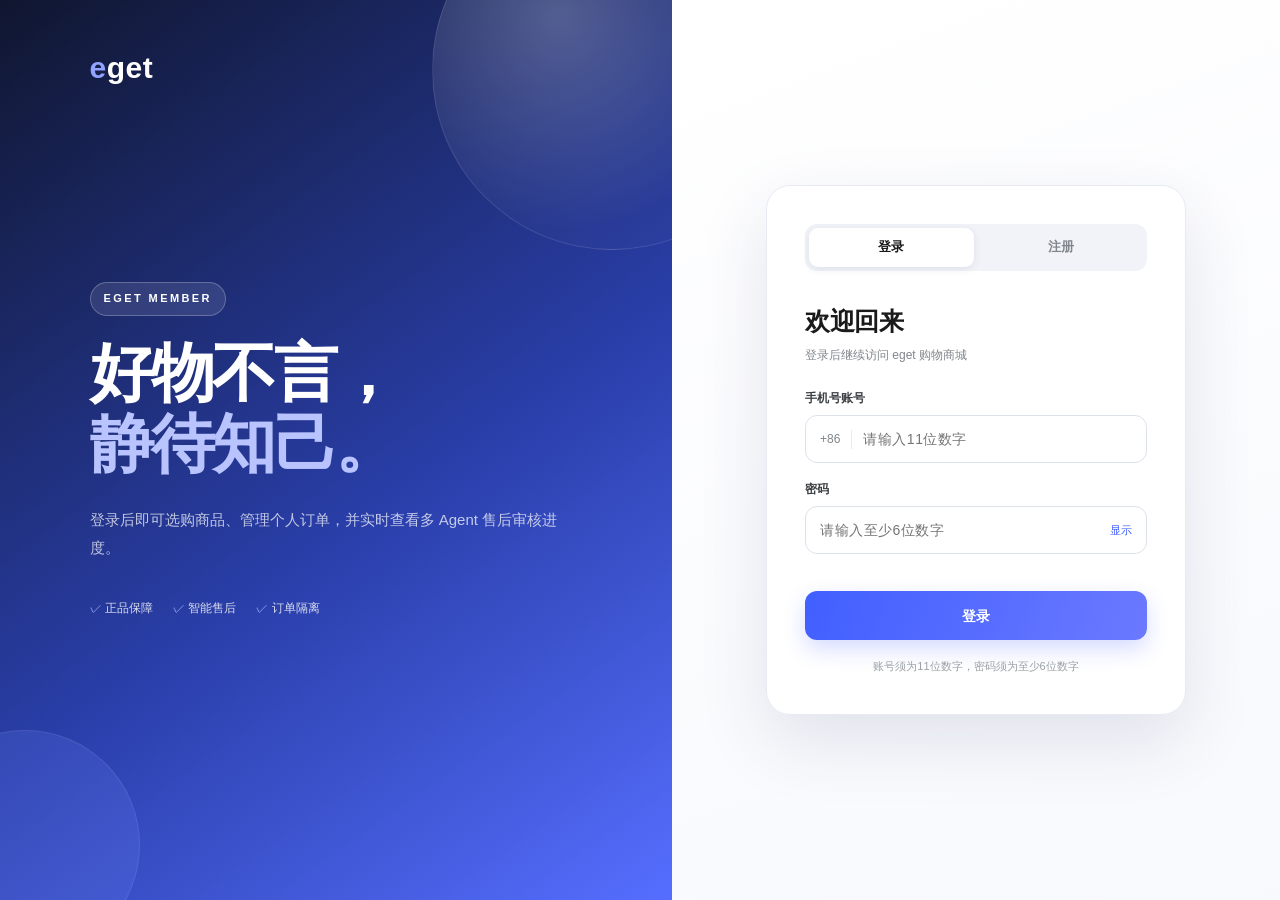
<file: v1_static/index.html>
<!DOCTYPE html>
<html lang="zh-CN" data-page-node-id="qUrB0GsHjItitoHSwDGfXI">
<head data-page-node-id="vmvybGSQZCvMBznxt7VZZS">
<meta charset="UTF-8" data-page-node-id="FXspfv1DpsGCYd86nUubZR">
<meta name="viewport" content="width=device-width, initial-scale=1.0" data-page-node-id="SgGHUaplhlNnAsyI1c8hj0">
<title>eget · 好物不言，静待知己。</title>
<link rel="stylesheet" href="style.css?v=20260927-instant-scenes-v1" data-page-node-id="74TPyKXPWSdIlsisfCxAmb">
</head>
<body class="booting" data-page-node-id="f9eizFxHfGtxgJcx88PKQs">
<header class="topbar" id="topbar" data-page-node-id="cUumCj8oYJJrMovwGrHlS7">
  <div class="topbar-inner" data-page-node-id="BhGYubIyBqp635Im49WKg1">
    <a class="brand" href="#/" data-page-node-id="31f3wLSDdDwUC3fw8oYIPF">eget</a>
    <nav class="nav" id="nav" data-page-node-id="pxHOWKiKhIg72Z4SFebchD">
      <a href="#/" data-nav="home" data-page-node-id="dpHERTwlreqn937ZnADhCN">首页</a>
      <a href="#/cat/mobile" data-nav="mobile" data-page-node-id="0MP8YRAxcG3WtDZ5tsV6jm">手机</a>
      <a href="#/cat/tablet" data-nav="tablet" data-page-node-id="uNjR2yqaGLIVMIuLG6W4JW">平板</a>
      <a href="#/cat/wearable" data-nav="wearable" data-page-node-id="yvYW5pCEBRQWmGP4zWi6x2">智能穿戴</a>
      <a href="#/cat/phone-accessories" data-nav="phone-accessories" data-page-node-id="qNtG87WuM7IPWfV5OhMOCT">配件</a>
      <a href="#/live" data-nav="live" class="nav-live" data-page-node-id="9Ru1KEmgmCYPPwQCvx8EyT">数字人直播</a>
    </nav>
    <div class="topbar-right" data-page-node-id="YdTk1jSB0Cfcg6XMobg8Hb">
      <div class="search-box" data-page-node-id="dC2b8epGT4V2lDCgsM0C3b">
        <input id="searchInput" type="search" placeholder="搜索商品" autocomplete="off" data-page-node-id="hCs8RA5qDDSsVlJNRZ8LGN">
      </div>
      <a class="cart-link" href="#/cart" aria-label="购物车" data-page-node-id="sKPerUbSCguEnJk7E1RYmu">
        <svg viewBox="0 0 24 24" fill="none" stroke="currentColor" stroke-width="1.8" data-page-node-id="kgd5DOGAgXcaTfh2eyl5br"><circle cx="9" cy="20" r="1.5" data-page-node-id="Gyen4TTg4x6O48ByvJuAGI"/><circle cx="17" cy="20" r="1.5" data-page-node-id="91NpPiUmkLnEZEGgofgbvz"/><path d="M3 3h2l2.4 12.4a1 1 0 0 0 1 .6h8.9a1 1 0 0 0 1-.8L20 7H6" data-page-node-id="fEGzKSSWAwKqf9BXDBOf0S"/></svg>
        <span class="cart-count" id="cartCount" hidden data-page-node-id="Wxw2LEvejrJgCsyCdcNAP5">0</span>
      </a>
      <a class="orders-link" href="#/orders" data-page-node-id="9wJj9a155v42BcLQrVuvK6">我的订单</a>
      <div class="account-area" id="accountArea" hidden data-page-node-id="EnAzRIYOYTyGoQW44VI3vu">
        <span class="account-avatar" data-page-node-id="skCr3TXnQprDc3uvtKJKGj">用</span>
        <span id="accountText" data-page-node-id="3VMwqTn6gaByjnweYq9h79"></span>
        <button id="logoutBtn" type="button" data-page-node-id="aenB49kgIeXcycTjiFJMFW">退出</button>
      </div>
    </div>
  </div>
</header>
<main id="app" class="app" data-page-node-id="vJzBGTb2k2QxObeHFmRWO3"></main>
<footer class="footer" data-page-node-id="0fMGZQjlDFGrNLbHtigUdm">
  <div class="footer-inner" data-page-node-id="5BQRGP5lrroCN69zqQN5x8">
    <span class="footer-brand" data-page-node-id="O2B7vEDGC2FDyGbYa83Ewt">eget</span>
    <span class="footer-slogan" data-page-node-id="gTV4V6iBwPktEfSl6cfGRR">好物不言，静待知己。</span>
    <span class="footer-note" data-page-node-id="OD1wbFhhTnAib8dqE2dzrV">演示环境 · 商品数据来源于公开页面，仅用于学习研究</span>
  </div>
</footer>
<div id="modalRoot" data-page-node-id="BKbX0l803aVka3LSK6I0rv"></div>
<div id="toastRoot" data-page-node-id="VY1eFRfDzg00UX3Iqj1s06"></div>
<aside id="assistantWidget" class="assistant-widget" hidden aria-label="eget知识客服" data-page-node-id="6fXoWPMFZbZ6eywyd0ignc">
  <button id="assistantToggle" class="assistant-toggle" type="button" aria-expanded="false" aria-controls="assistantPanel" data-page-node-id="toBXENNXV7YHJV5z0m1XSD">
    <span class="assistant-toggle-icon" data-page-node-id="8Jat6NNFGAutGTEyjrWAOw">问</span>
    <span data-page-node-id="NOB2qadiWiPRM0ulp5HfDy"><strong data-page-node-id="v2P2GNBHqHOMzwmspaJgLb">知识客服</strong><small data-page-node-id="A2X6gdYKF1iNLNTluTdDxy">商品 · 物流 · 售后</small></span>
  </button>
  <section id="assistantPanel" class="assistant-panel" hidden data-page-node-id="umQBAUcTffHkduskLJcP5z">
    <header class="assistant-head" data-page-node-id="HYBP93R47RAqSGle190n2O">
      <div data-page-node-id="i9pllTDkFupky7DytBit2S"><strong data-page-node-id="Oo6mlGNUrtxDsWPsh1XlQS">eget 知识客服</strong><span data-page-node-id="fGQdJx145tivBWshDnFgk1"><i data-page-node-id="9a98YAcYqVvuVkfGAeAuzB"></i> 只读安全模式</span></div>
      <button id="assistantClose" type="button" aria-label="关闭客服" data-page-node-id="H1eYhQ90zsvhcBb6tDJMuN">×</button>
    </header>
    <div class="assistant-boundary" data-page-node-id="RxK1UaNnMj8rWwWa690xNO">可回答商品、物流、售后与退款规则；不能读取或修改订单，也不能执行退款。</div>
    <div id="assistantMessages" class="assistant-messages" aria-live="polite" data-page-node-id="0lWUCkLKpjNbeKGQiH6pA8"></div>
    <div id="assistantQuick" class="assistant-quick" data-page-node-id="IShZqTNZPBDwCQmlVzf7LF">
      <button type="button" data-page-node-id="9gMHmjgPq2YUwFn2tEXCI3">300元以下一定自动退款吗？</button>
      <button type="button" data-page-node-id="QHXKM4AKP4bhxAip9Sk3uq">物流一直没更新怎么办？</button>
      <button type="button" data-page-node-id="qCSpDtcs0zJEy6GslhlbBC">支持哪些售后类型？</button>
    </div>
    <form id="assistantForm" class="assistant-form" data-page-node-id="YkMDND0ZSbuiZrqYzTLVDd">
      <textarea id="assistantInput" maxlength="500" rows="1" placeholder="请输入问题，请勿填写手机号、银行卡等敏感信息"></textarea>
      <button id="assistantSend" type="submit" data-page-node-id="K6fRhQ8bOzw2FME0nEI7MM">发送</button>
    </form>
    <footer data-page-node-id="cvgK3DNPeUAwoqwrqBccps">答案来自知识库，重要信息请以订单页面与人工客服确认为准</footer>
  </section>
</aside>
<script src="app.js?v=20260927-instant-scenes-v1"></script>
</body>
</html>
</file>
<file: v1_static/style.css>
:root {
  --blue: #415fff;
  --blue-dark: #2f46d9;
  --ink: #1a1a1a;
  --text: #3c4043;
  --muted: #80868b;
  --bg: #f7f8fa;
  --card: #ffffff;
  --border: #e8eaed;
  --red: #d93025;
  --green: #137333;
  --amber: #b06000;
  --radius: 14px;
  --shadow: 0 1px 2px rgba(60, 64, 67, .08), 0 2px 8px rgba(60, 64, 67, .06);
  --shadow-hover: 0 4px 10px rgba(60, 64, 67, .10), 0 10px 28px rgba(60, 64, 67, .12);
}
* { box-sizing: border-box; margin: 0; padding: 0; }
html { scroll-behavior: smooth; }
body {
  background: var(--bg);
  color: var(--text);
  font-family: "PingFang SC", "Microsoft YaHei", "Segoe UI", sans-serif;
  font-size: 14px;
  line-height: 1.6;
  -webkit-font-smoothing: antialiased;
}
a { color: inherit; text-decoration: none; }
button { font: inherit; cursor: pointer; border: 0; background: none; }
input, textarea, select { font: inherit; }
img { display: block; }

/* ===== 顶栏 ===== */
.topbar {
  position: sticky; top: 0; z-index: 50;
  background: rgba(255, 255, 255, .92);
  backdrop-filter: blur(12px);
  border-bottom: 1px solid var(--border);
}
.topbar-inner {
  max-width: 1240px; margin: 0 auto; height: 62px;
  display: flex; align-items: center; gap: 34px; padding: 0 24px;
}
.brand { font-size: 24px; font-weight: 800; letter-spacing: .5px; color: var(--ink); }
.brand::first-letter { color: var(--blue); }
.nav { display: flex; gap: 26px; }
.nav a { font-size: 14px; color: var(--text); padding: 4px 2px; border-bottom: 2px solid transparent; transition: color .15s; }
.nav a:hover { color: var(--ink); }
.nav a.active { color: var(--ink); font-weight: 600; border-bottom-color: var(--blue); }
.topbar-right { margin-left: auto; display: flex; align-items: center; gap: 18px; }
.search-box input {
  width: 200px; height: 36px; padding: 0 16px;
  background: var(--bg); border: 1px solid transparent; border-radius: 999px;
  font-size: 13px; outline: none; transition: border-color .15s, background .15s, width .2s;
}
.search-box input:focus { width: 240px; background: #fff; border-color: var(--blue); }
.cart-link { position: relative; display: grid; place-items: center; width: 38px; height: 38px; border-radius: 50%; transition: background .15s; }
.cart-link:hover { background: var(--bg); }
.cart-link svg { width: 21px; height: 21px; color: var(--ink); }
.cart-count {
  position: absolute; top: 1px; right: -2px; min-width: 17px; height: 17px;
  display: grid; place-items: center; padding: 0 4px;
  background: var(--blue); color: #fff; border-radius: 999px;
  font-size: 10px; font-weight: 700;
}
.orders-link { font-size: 13px; color: var(--text); }
.orders-link:hover { color: var(--blue); }
.account-area { display: flex; align-items: center; gap: 7px; padding-left: 14px; border-left: 1px solid var(--border); font-size: 12px; color: var(--text); white-space: nowrap; }
.account-area[hidden] { display: none; }
.account-avatar { width: 27px; height: 27px; display: grid; place-items: center; border-radius: 50%; background: #eef1ff; color: var(--blue); font-size: 11px; font-weight: 700; }
.account-area button { padding: 3px 6px; color: var(--muted); font-size: 11px; }
.account-area button:hover { color: var(--red); }

/* ===== 登录与注册 ===== */
body.booting .topbar, body.booting .footer { visibility: hidden; }
body.auth-mode { min-height: 100vh; background: #f3f5fb; }
body.auth-mode .topbar, body.auth-mode .footer { display: none; }
body.auth-mode .app { max-width: none; min-height: 100vh; margin: 0; padding: 0; }
.auth-shell { min-height: 100vh; display: grid; grid-template-columns: minmax(380px, 1.05fr) minmax(440px, .95fr); background: #fff; }
.auth-story { position: relative; display: flex; flex-direction: column; justify-content: center; overflow: hidden; padding: clamp(54px, 7vw, 110px); color: #fff; background: linear-gradient(145deg, #10162f 0%, #293ea8 56%, #566eff 100%); }
.auth-brand { position: absolute; top: 44px; left: clamp(54px, 7vw, 110px); font-size: 30px; font-weight: 800; letter-spacing: .5px; }
.auth-brand::first-letter { color: #91a2ff; }
.auth-badge { position: relative; z-index: 1; width: max-content; margin-bottom: 22px; padding: 7px 13px; border: 1px solid rgba(255,255,255,.24); border-radius: 999px; background: rgba(255,255,255,.1); font-size: 11px; font-weight: 700; letter-spacing: 2.4px; }
.auth-story h1 { position: relative; z-index: 1; font-size: clamp(42px, 5vw, 70px); line-height: 1.12; letter-spacing: -2.6px; }
.auth-story h1 span { color: #b9c4ff; }
.auth-story > p { position: relative; z-index: 1; max-width: 520px; margin-top: 25px; color: rgba(255,255,255,.72); font-size: 15px; line-height: 1.9; }
.auth-features { position: relative; z-index: 1; display: flex; gap: 20px; margin-top: 36px; color: rgba(255,255,255,.82); font-size: 12px; flex-wrap: wrap; }
.auth-features span::first-letter { color: #9eb0ff; }
.auth-orb { position: absolute; border-radius: 50%; pointer-events: none; }
.orb-one { width: 360px; height: 360px; right: -120px; top: -110px; background: radial-gradient(circle at 35% 35%, rgba(255,255,255,.24), rgba(255,255,255,.02) 65%); border: 1px solid rgba(255,255,255,.1); }
.orb-two { width: 230px; height: 230px; left: -90px; bottom: -60px; background: rgba(116,137,255,.18); border: 1px solid rgba(255,255,255,.08); }
.auth-panel { display: grid; place-items: center; padding: 48px; background: linear-gradient(160deg, #fff 0%, #f8f9fd 100%); }
.auth-card { width: min(420px, 100%); padding: 38px; border: 1px solid #e7eaf3; border-radius: 24px; background: rgba(255,255,255,.96); box-shadow: 0 26px 70px rgba(41,53,110,.12); }
.auth-tabs { display: grid; grid-template-columns: 1fr 1fr; gap: 5px; padding: 4px; border-radius: 12px; background: #f1f3f8; }
.auth-tabs button { height: 39px; border-radius: 9px; color: var(--muted); font-weight: 600; font-size: 13px; transition: all .18s; }
.auth-tabs button.active { color: var(--ink); background: #fff; box-shadow: 0 2px 9px rgba(34,44,91,.09); }
.auth-heading { margin: 30px 0 24px; }
.auth-heading h2 { color: var(--ink); font-size: 25px; letter-spacing: -.5px; }
.auth-heading p { margin-top: 5px; color: var(--muted); font-size: 12px; }
.auth-field { display: block; margin-bottom: 17px; }
.auth-field > span { display: block; margin-bottom: 7px; color: var(--text); font-size: 12px; font-weight: 600; }
.auth-input { height: 48px; display: flex; align-items: center; padding: 0 14px; border: 1px solid #dde1eb; border-radius: 12px; background: #fff; transition: border .15s, box-shadow .15s; }
.auth-input:focus-within { border-color: var(--blue); box-shadow: 0 0 0 3px rgba(65,95,255,.09); }
.auth-input > span { margin-right: 11px; padding-right: 11px; border-right: 1px solid var(--border); color: var(--muted); font-size: 12px; }
.auth-input input { flex: 1; min-width: 0; border: 0; outline: 0; color: var(--ink); background: transparent; letter-spacing: .5px; }
.auth-input button { color: var(--blue); font-size: 11px; }
.auth-error { min-height: 21px; margin-top: -5px; color: var(--red); font-size: 12px; }
.auth-submit { width: 100%; height: 49px; margin-top: 4px; border-radius: 12px; color: #fff; background: linear-gradient(110deg, var(--blue), #6b79ff); font-weight: 700; box-shadow: 0 9px 22px rgba(65,95,255,.22); transition: transform .12s, box-shadow .15s; }
.auth-submit:hover { box-shadow: 0 12px 28px rgba(65,95,255,.3); transform: translateY(-1px); }
.auth-submit:disabled { cursor: wait; opacity: .6; transform: none; }
.auth-tip { margin-top: 18px; color: #9aa0a6; font-size: 11px; text-align: center; }

/* ===== 布局 ===== */
.app { max-width: 1240px; margin: 0 auto; padding: 24px 24px 60px; min-height: 60vh; }

/* ===== 首页 hero ===== */
.hero {
  display: flex; align-items: center; justify-content: space-between;
  gap: 40px; margin-bottom: 34px; padding: 54px 60px;
  background: linear-gradient(120deg, #eef1ff 0%, #f7f8fa 55%, #fdf2ee 100%);
  border-radius: 22px; overflow: hidden;
}
.hero-kicker { color: var(--blue); font-size: 13px; font-weight: 700; letter-spacing: 3px; margin-bottom: 14px; }
.hero h1 { color: var(--ink); font-size: clamp(30px, 3.6vw, 46px); line-height: 1.25; letter-spacing: -1px; }
.hero-slogan { margin-top: 12px; color: var(--muted); font-size: 16px; letter-spacing: 6px; }
.hero-actions { margin-top: 28px; display: flex; gap: 12px; }
.hero-img { width: clamp(180px, 24vw, 300px); filter: drop-shadow(0 24px 32px rgba(26, 26, 26, .18)); }

/* ===== 按钮 ===== */
.btn {
  display: inline-flex; align-items: center; justify-content: center; gap: 8px;
  min-height: 42px; padding: 0 26px;
  background: var(--ink); color: #fff; border-radius: 999px;
  font-size: 14px; font-weight: 600; transition: background .15s, transform .1s;
}
.btn:hover { background: #000; }
.btn:active { transform: scale(.97); }
.btn.primary { background: var(--blue); }
.btn.primary:hover { background: var(--blue-dark); }
.btn.ghost { background: #fff; color: var(--ink); border: 1px solid var(--border); }
.btn.ghost:hover { border-color: var(--ink); }
.btn.block { width: 100%; }
.btn:disabled { opacity: .45; cursor: not-allowed; }

/* ===== 分区标题 ===== */
.section-head { display: flex; align-items: baseline; justify-content: space-between; margin: 34px 0 18px; }
.section-head h2 { color: var(--ink); font-size: 22px; letter-spacing: -.3px; }
.section-head a { font-size: 13px; color: var(--muted); }
.section-head a:hover { color: var(--blue); }

/* ===== 商品网格 ===== */
.grid { display: grid; grid-template-columns: repeat(4, minmax(0, 1fr)); gap: 18px; }
.grid.cols-5 { grid-template-columns: repeat(5, minmax(0, 1fr)); }
.card {
  background: var(--card); border: 1px solid var(--border); border-radius: var(--radius);
  padding: 22px 18px 18px; text-align: center;
  transition: box-shadow .2s, transform .2s, border-color .2s;
}
.card:hover { box-shadow: var(--shadow-hover); transform: translateY(-4px); border-color: transparent; }
.card img { width: 100%; height: 190px; object-fit: contain; }
.card .name { margin-top: 16px; color: var(--ink); font-size: 14px; font-weight: 600; line-height: 1.45; display: -webkit-box; -webkit-line-clamp: 2; -webkit-box-orient: vertical; overflow: hidden; min-height: 40px; }
.card .brief { margin-top: 5px; color: var(--muted); font-size: 12px; white-space: nowrap; overflow: hidden; text-overflow: ellipsis; }
.card .price { margin-top: 9px; color: var(--ink); font-size: 17px; font-weight: 700; }
.card .price s { margin-left: 6px; color: var(--muted); font-size: 12px; font-weight: 400; }
.grid-more { display: flex; justify-content: center; margin-top: 26px; }

/* ===== 分类页 ===== */
.cat-head { margin-bottom: 20px; }
.cat-head h1 { color: var(--ink); font-size: 26px; }
.cat-head p { color: var(--muted); font-size: 13px; margin-top: 4px; }
.category-panel {
  margin-bottom: 24px; padding: 16px 18px 18px; background: #fff;
  border: 1px solid var(--border); border-radius: 16px;
  box-shadow: 0 8px 26px rgba(16, 24, 40, .04);
}
.filter-label { margin-bottom: 12px; color: var(--muted); font-size: 12px; font-weight: 600; letter-spacing: .08em; }
.filter-row { display: flex; align-items: center; gap: 9px; margin: 0; flex-wrap: wrap; }
.chip {
  min-height: 36px; padding: 7px 14px; display: inline-flex; align-items: center; gap: 7px;
  background: #fff; border: 1px solid var(--border); border-radius: 999px;
  font-size: 13px; color: var(--text); white-space: nowrap; transition: all .15s;
}
.chip:hover { border-color: var(--blue); color: var(--blue); transform: translateY(-1px); }
.chip.active { background: var(--ink); border-color: var(--ink); color: #fff; box-shadow: 0 5px 14px rgba(20, 27, 45, .15); }
.chip-count {
  min-width: 20px; padding: 1px 5px; border-radius: 999px;
  background: var(--bg); color: var(--muted); font-size: 10px; line-height: 16px; text-align: center;
}
.chip.active .chip-count { background: rgba(255, 255, 255, .17); color: rgba(255, 255, 255, .88); }
.empty { padding: 80px 0; text-align: center; color: var(--muted); }
.empty strong { display: block; color: var(--ink); font-size: 16px; margin-bottom: 6px; }

/* ===== 详情页 ===== */
.detail { display: grid; grid-template-columns: minmax(0, 1fr) minmax(0, 1fr); gap: 56px; background: #fff; border: 1px solid var(--border); border-radius: 22px; padding: 48px; }
.detail-img { display: grid; place-items: center; background: var(--bg); border-radius: 18px; padding: 30px; }
.detail-img img { width: 100%; max-width: 430px; }
.crumb { font-size: 12px; color: var(--muted); margin-bottom: 22px; }
.crumb a:hover { color: var(--blue); }
.detail-info h1 { color: var(--ink); font-size: 26px; line-height: 1.4; }
.brief-tags { display: flex; flex-wrap: wrap; gap: 8px; margin-top: 14px; }
.brief-tags span { padding: 4px 12px; background: #eef1ff; color: var(--blue); border-radius: 6px; font-size: 12px; }
.price-box { margin-top: 26px; padding: 20px 24px; background: var(--bg); border-radius: 14px; }
.price-box .now { color: var(--ink); font-size: 30px; font-weight: 800; }
.price-box .now::first-letter { font-size: 18px; }
.price-box s { margin-left: 10px; color: var(--muted); font-size: 14px; }
.price-box .stock { margin-left: 14px; color: var(--green); font-size: 12px; }
.qty-row { display: flex; align-items: center; gap: 14px; margin-top: 26px; }
.qty-row label { color: var(--muted); font-size: 13px; }
.qty-ctrl { display: inline-flex; align-items: center; border: 1px solid var(--border); border-radius: 999px; overflow: hidden; background: #fff; }
.qty-ctrl button { width: 36px; height: 36px; font-size: 17px; color: var(--text); }
.qty-ctrl button:hover { color: var(--blue); }
.qty-ctrl span { min-width: 40px; text-align: center; font-weight: 600; color: var(--ink); }
.detail-actions { display: flex; gap: 14px; margin-top: 30px; }
.detail-actions .btn { flex: 1; height: 50px; font-size: 15px; }
.service-note { margin-top: 24px; padding-top: 18px; border-top: 1px dashed var(--border); color: var(--muted); font-size: 12px; display: flex; gap: 18px; flex-wrap: wrap; }
.service-note span::before { content: "✓ "; color: var(--green); }

/* ===== 购物车 ===== */
.cart-list { display: flex; flex-direction: column; gap: 14px; }
.cart-item { display: flex; align-items: center; gap: 20px; background: #fff; border: 1px solid var(--border); border-radius: var(--radius); padding: 18px 22px; }
.cart-item img { width: 86px; height: 86px; object-fit: contain; background: var(--bg); border-radius: 10px; padding: 6px; }
.cart-item .info { flex: 1; min-width: 0; }
.cart-item .info .name { color: var(--ink); font-weight: 600; font-size: 14px; }
.cart-item .info .brief { color: var(--muted); font-size: 12px; margin-top: 3px; }
.cart-item .price { width: 100px; text-align: right; color: var(--ink); font-weight: 700; }
.cart-item .del { color: var(--muted); font-size: 12px; }
.cart-item .del:hover { color: var(--red); }
.cart-bar { position: sticky; bottom: 16px; margin-top: 22px; display: flex; align-items: center; gap: 22px; background: rgba(255,255,255,.95); backdrop-filter: blur(10px); border: 1px solid var(--border); border-radius: 999px; padding: 12px 12px 12px 28px; box-shadow: var(--shadow-hover); }
.cart-bar .total { color: var(--muted); font-size: 13px; }
.cart-bar .total strong { color: var(--ink); font-size: 22px; font-weight: 800; margin-left: 4px; }
.cart-bar .btn { margin-left: auto; min-width: 150px; }

/* ===== 结算 ===== */
.checkout { display: grid; grid-template-columns: minmax(0, 1.2fr) minmax(0, .8fr); gap: 22px; align-items: start; }
.panel { background: #fff; border: 1px solid var(--border); border-radius: var(--radius); padding: 26px; }
.panel h3 { color: var(--ink); font-size: 16px; margin-bottom: 18px; }
.form-row { margin-bottom: 14px; }
.form-row label { display: block; color: var(--muted); font-size: 12px; margin-bottom: 6px; }
.form-row input, .form-row textarea {
  width: 100%; padding: 11px 14px; background: var(--bg);
  border: 1px solid transparent; border-radius: 10px; font-size: 14px; outline: none;
  transition: border-color .15s, background .15s;
}
.form-row input:focus, .form-row textarea:focus { background: #fff; border-color: var(--blue); }
.summary-item { display: flex; align-items: center; gap: 12px; padding: 10px 0; border-bottom: 1px dashed var(--border); font-size: 13px; }
.summary-item img { width: 46px; height: 46px; object-fit: contain; background: var(--bg); border-radius: 8px; }
.summary-item .n { flex: 1; min-width: 0; color: var(--text); overflow: hidden; text-overflow: ellipsis; white-space: nowrap; }
.summary-row { display: flex; justify-content: space-between; padding: 14px 0 18px; color: var(--muted); font-size: 13px; }
.summary-row strong { color: var(--ink); font-size: 24px; font-weight: 800; }

/* ===== 订单页 ===== */
.order-card { background: #fff; border: 1px solid var(--border); border-radius: var(--radius); margin-bottom: 16px; overflow: hidden; }
.order-head { display: flex; align-items: center; gap: 16px; padding: 12px 22px; background: #fafbfc; border-bottom: 1px solid var(--border); font-size: 12px; color: var(--muted); flex-wrap: wrap; }
.status-pill { margin-left: auto; padding: 3px 12px; border-radius: 999px; font-size: 11px; font-weight: 600; }
.status-pill.ok { color: var(--green); background: #e6f4ea; }
.status-pill.busy { color: var(--amber); background: #fef7e0; }
.status-pill.done { color: var(--blue); background: #eef1ff; }
.status-pill.danger { color: var(--red); background: #fff0f0; }
.order-body { display: flex; flex-direction: column; }
.order-item { display: flex; align-items: center; gap: 16px; padding: 16px 22px; border-bottom: 1px solid #f1f3f4; }
.order-item img { width: 68px; height: 68px; object-fit: contain; background: var(--bg); border-radius: 10px; padding: 4px; }
.order-item .info { flex: 1; min-width: 0; }
.order-item .info .name { color: var(--ink); font-size: 13px; font-weight: 600; }
.order-item .info .brief { color: var(--muted); font-size: 12px; margin-top: 2px; }
.order-item .amt { color: var(--ink); font-weight: 700; white-space: nowrap; }
.order-foot { display: flex; align-items: center; gap: 12px; padding: 14px 22px; flex-wrap: wrap; }
.order-foot .paid { color: var(--muted); font-size: 12px; }
.order-foot .paid strong { color: var(--ink); font-size: 18px; font-weight: 800; margin-left: 4px; }
.order-foot .ops { margin-left: auto; display: flex; gap: 8px; }
.op-btn { padding: 7px 18px; border-radius: 999px; font-size: 12px; font-weight: 600; border: 1px solid var(--border); color: var(--text); transition: all .15s; background: #fff; }
.op-btn:hover { border-color: currentColor; }
.op-btn.refund { color: var(--red); }
.op-btn.return { color: var(--amber); }
.op-btn.exchange { color: var(--blue); }
.op-btn.voucher { color: #8a2d2d; border-color: #efcaca; background: #fffafa; }
.op-btn.voucher:hover { color: #c62828; border-color: #c62828; }
.op-btn.plain { color: var(--muted); }
.op-btn.delete { color: var(--muted); border-color: #e3e6ea; }
.op-btn.delete:hover { color: var(--red); border-color: var(--red); background: #fff7f7; }
.op-btn:disabled { cursor: not-allowed; opacity: .55; }
.aftersale-note { display: flex; align-items: center; gap: 8px; padding: 12px 22px; background: #fef7e0; color: var(--amber); font-size: 12px; }
.aftersale-note.success { background: #eaf7ee; color: var(--green); }
.aftersale-note.danger { background: #fff0f0; color: var(--red); }
.aftersale-note .case { font-family: Consolas, monospace; font-size: 11px; }
.aftersale-note a { margin-left: auto; color: var(--blue); font-weight: 600; }

/* ===== 弹窗 ===== */
.modal-mask { position: fixed; inset: 0; z-index: 90; display: grid; place-items: center; padding: 20px; background: rgba(26, 26, 26, .45); backdrop-filter: blur(3px); animation: fade .18s ease; }
.modal { width: min(520px, 100%); max-height: calc(100vh - 60px); overflow: auto; background: #fff; border-radius: 18px; padding: 28px; animation: pop .2s ease; }
.modal.aftersale-modal { width: min(600px, 100%); scrollbar-gutter: stable; }
@keyframes fade { from { opacity: 0; } }
@keyframes pop { from { opacity: 0; transform: translateY(10px) scale(.98); } }
.modal h3 { color: var(--ink); font-size: 18px; margin-bottom: 4px; }
.modal .sub { color: var(--muted); font-size: 12px; margin-bottom: 18px; }
.modal .order-mini { display: flex; align-items: center; gap: 12px; padding: 12px; background: var(--bg); border-radius: 10px; margin-bottom: 16px; font-size: 13px; }
.modal .order-mini img { width: 44px; height: 44px; object-fit: contain; }
.modal .order-mini .p { margin-left: auto; font-weight: 700; color: var(--ink); }
.modal .form-row textarea { min-height: 96px; resize: vertical; }
.attachment-input { position: absolute; width: 1px; height: 1px; opacity: 0; pointer-events: none; }
.evidence-upload-card { margin: 2px 0 16px; padding: 15px; border: 1px solid #cfd6ff; border-radius: 14px; background: linear-gradient(145deg, #f8f9ff, #fff); box-shadow: 0 7px 22px rgba(56, 78, 180, .08); }
.evidence-upload-title { display: flex; align-items: center; gap: 10px; margin-bottom: 11px; }
.evidence-upload-title .evidence-upload-icon { width: 32px; height: 32px; display: grid; place-items: center; flex: 0 0 auto; border-radius: 9px; color: #fff; background: var(--blue); font-size: 13px; font-weight: 700; }
.evidence-upload-title div { min-width: 0; display: flex; flex: 1; flex-direction: column; gap: 2px; }
.evidence-upload-title strong { color: var(--ink); font-size: 13px; }
.evidence-upload-title small { color: var(--muted); font-size: 10px; line-height: 1.5; }
.evidence-upload-title b { padding: 3px 8px; border-radius: 99px; color: var(--blue); background: #e9edff; font-size: 10px; white-space: nowrap; }
.attachment-picker {
  display: flex !important; flex-direction: column; align-items: center; gap: 4px; padding: 15px;
  cursor: pointer; color: var(--blue) !important; background: #fff; border: 1.5px dashed #8d9cff;
  border-radius: 11px; text-align: center;
}
.attachment-picker:hover { background: #eef1ff; border-color: var(--blue); }
.attachment-picker strong { font-size: 13px; }
.attachment-picker span { color: var(--muted); font-size: 10px; font-weight: 400; }
.attachment-file-list { display: grid; grid-template-columns: repeat(2, minmax(0, 1fr)); gap: 7px; margin-top: 9px; color: var(--muted); font-size: 10px; }
.attachment-empty { grid-column: 1 / -1; padding: 3px 1px 0; text-align: center; color: var(--muted); }
.attachment-file-item { min-width: 0; display: flex; align-items: center; gap: 8px; padding: 7px; border: 1px solid var(--border); border-radius: 9px; background: #fff; }
.attachment-file-item img { width: 38px; height: 38px; flex: 0 0 auto; object-fit: cover; border-radius: 7px; background: var(--bg); }
.attachment-file-item div { min-width: 0; display: flex; flex: 1; flex-direction: column; gap: 2px; }
.attachment-file-item strong, .attachment-file-item span { overflow: hidden; text-overflow: ellipsis; white-space: nowrap; }
.attachment-file-item strong { color: var(--text); font-size: 10px; }
.attachment-file-item em { color: var(--green); font-size: 9px; font-style: normal; white-space: nowrap; }
.type-tabs { display: flex; gap: 8px; margin-bottom: 16px; }
.type-tabs button { flex: 1; padding: 10px; border: 1px solid var(--border); border-radius: 10px; font-size: 13px; color: var(--text); transition: all .15s; background: #fff; }
.type-tabs button.active { border-color: var(--blue); color: var(--blue); background: #eef1ff; font-weight: 600; }
.modal-actions { display: flex; gap: 10px; margin-top: 20px; }
.modal-actions .btn { flex: 1; }
.result-box { text-align: center; padding: 16px 0 6px; }
.result-box .icon { width: 56px; height: 56px; margin: 0 auto 14px; display: grid; place-items: center; border-radius: 50%; background: #e6f4ea; color: var(--green); font-size: 26px; }
.result-box .icon.err { background: #fce8e6; color: var(--red); }
.result-box h4 { color: var(--ink); font-size: 16px; margin-bottom: 8px; }
.result-box p { color: var(--muted); font-size: 13px; line-height: 1.7; }
.result-box .case-id { display: inline-block; margin-top: 8px; padding: 4px 12px; background: var(--bg); border-radius: 6px; font-family: Consolas, monospace; font-size: 12px; color: var(--text); }
.modal.voucher-modal { width: min(920px, 96vw); padding: 0; overflow: hidden; }
.voucher-modal-head { display: flex; align-items: flex-start; justify-content: space-between; gap: 20px; padding: 20px 24px 16px; border-bottom: 1px solid var(--border); }
.voucher-modal-head h3 { margin: 0; }
.voucher-modal-head p { margin-top: 4px; color: var(--muted); font-size: 11px; }
.voucher-modal-head button { width: 34px; height: 34px; border-radius: 50%; color: var(--muted); background: var(--bg); font-size: 22px; line-height: 1; }
.voucher-preview { width: 100%; max-height: 66vh; padding: 18px 24px 10px; object-fit: contain; background: #f6f3ed; }
.voucher-tip { margin: 0 24px 20px; padding: 10px 12px; border-radius: 10px; color: #745b23; background: #fff8e6; font-size: 11px; line-height: 1.6; }

/* ===== 售后进度 ===== */
.modal.progress-modal { width: min(660px, 100%); padding: 0; border-radius: 22px; }
.progress-modal-head { display: flex; align-items: flex-start; justify-content: space-between; gap: 20px; padding: 25px 28px 17px; border-bottom: 1px solid var(--border); }
.progress-modal-head .sub { margin: 4px 0 0; font-family: Consolas, monospace; }
.live-badge { padding: 5px 10px; border-radius: 999px; background: #eaf7ee; color: var(--green); font-size: 10px; font-weight: 700; white-space: nowrap; }
.live-badge::before { content: ""; display: inline-block; width: 6px; height: 6px; margin-right: 5px; border-radius: 50%; background: #25a55f; box-shadow: 0 0 0 4px rgba(37,165,95,.1); }
.progress-modal #progBody { padding: 22px 28px 4px; }
.progress-modal > .modal-actions { margin: 17px 28px 25px; }
.progress-loading { min-height: 150px; display: grid; place-items: center; align-content: center; gap: 13px; color: var(--muted); font-size: 12px; }
.spinner { width: 30px; height: 30px; border: 3px solid #e8ebf7; border-top-color: var(--blue); border-radius: 50%; animation: spin .8s linear infinite; }
@keyframes spin { to { transform: rotate(360deg); } }
.progress-summary { display: flex; align-items: center; gap: 15px; padding: 17px; border-radius: 14px; }
.progress-summary.running { background: #f0f3ff; color: var(--blue); }
.progress-summary.waiting { background: #fff7e8; color: var(--amber); }
.progress-summary.success { background: #eaf7ee; color: var(--green); }
.progress-summary.danger { background: #fff0f0; color: var(--red); }
.progress-icon { flex: 0 0 42px; width: 42px; height: 42px; display: grid; place-items: center; border-radius: 50%; color: #fff; background: var(--blue); font-size: 20px; font-weight: 700; }
.progress-summary.waiting .progress-icon { background: var(--amber); }
.progress-summary.success .progress-icon { background: var(--green); }
.progress-summary.danger .progress-icon { background: var(--red); }
.progress-summary h4 { color: currentColor; font-size: 15px; }
.progress-summary p { margin-top: 2px; color: var(--text); font-size: 12px; opacity: .8; }
.progress-timeline { display: grid; grid-template-columns: repeat(4, 1fr); margin: 25px 0 23px; }
.progress-step { position: relative; padding: 0 10px; text-align: center; }
.progress-step:not(:last-child)::after { content: ""; position: absolute; z-index: 0; top: 14px; left: calc(50% + 15px); width: calc(100% - 30px); height: 2px; background: #e4e7ee; }
.progress-step.done:not(:last-child)::after { background: #8ea0ff; }
.step-marker { position: relative; z-index: 1; width: 29px; height: 29px; display: grid; place-items: center; margin: 0 auto 9px; border: 2px solid #dce0e8; border-radius: 50%; color: #a2a7b0; background: #fff; font-size: 11px; font-weight: 700; }
.progress-step.done .step-marker { border-color: var(--blue); color: #fff; background: var(--blue); }
.progress-step.active .step-marker { border-color: var(--blue); color: var(--blue); box-shadow: 0 0 0 5px rgba(65,95,255,.09); }
.progress-step.error .step-marker { border-color: var(--red); color: var(--red); }
.progress-step.skip { opacity: .55; }
.progress-step strong { display: block; color: var(--ink); font-size: 11px; }
.progress-step p { margin-top: 4px; color: var(--muted); font-size: 10px; line-height: 1.45; }
.progress-facts { display: grid; grid-template-columns: repeat(3, 1fr); border: 1px solid var(--border); border-radius: 12px; overflow: hidden; }
.progress-facts > div { padding: 13px 15px; background: #fafbfc; }
.progress-facts > div + div { border-left: 1px solid var(--border); }
.progress-facts span { display: block; color: var(--muted); font-size: 10px; }
.progress-facts strong { display: block; margin-top: 3px; color: var(--ink); font-size: 12px; }
.progress-section { margin-top: 21px; }
.progress-section > h4 { margin-bottom: 10px; color: var(--ink); font-size: 13px; }
.verify-grid { display: grid; grid-template-columns: repeat(3, 1fr); gap: 8px; }
.verify-card { padding: 11px; border: 1px solid var(--border); border-radius: 10px; background: #fff; }
.verify-card span, .verify-card strong { display: block; }
.verify-card span { color: var(--muted); font-size: 10px; }
.verify-card strong { margin-top: 3px; font-size: 11px; }
.verify-card.pass strong { color: var(--green); }
.verify-card.fail strong { color: var(--red); }
.verify-card.wait strong { color: var(--amber); }
.agent-records { border: 1px solid var(--border); border-radius: 12px; overflow: hidden; }
.agent-record { display: flex; align-items: center; gap: 10px; padding: 10px 13px; background: #fff; }
.agent-record + .agent-record { border-top: 1px solid #f0f1f4; }
.agent-dot { flex: 0 0 8px; width: 8px; height: 8px; border-radius: 50%; background: var(--blue); }
.agent-dot.success { background: #25a55f; }
.agent-dot.danger { background: var(--red); }
.agent-record > div { display: flex; align-items: baseline; gap: 7px; flex: 1; min-width: 0; }
.agent-record strong { color: var(--text); font-size: 11px; }
.agent-record > div span { color: var(--muted); font-size: 10px; }
.agent-record small { color: #9aa0a6; font-size: 9px; }
.progress-empty { padding: 18px; border-radius: 12px; background: var(--bg); color: var(--muted); font-size: 11px; text-align: center; }
.progress-error { min-height: 170px; display: grid; place-items: center; align-content: center; gap: 6px; text-align: center; }
.progress-error > span { width: 42px; height: 42px; display: grid; place-items: center; border-radius: 50%; color: var(--red); background: #fff0f0; font-size: 20px; font-weight: 700; }
.progress-error strong { color: var(--ink); }
.progress-error p { color: var(--muted); font-size: 11px; }

/* ===== toast ===== */
.assistant-widget { position: fixed; right: 24px; bottom: 24px; z-index: 85; font-family: inherit; }
.assistant-widget[hidden], .assistant-panel[hidden], .assistant-toggle[hidden] { display: none !important; }
.assistant-toggle {
  display: flex; align-items: center; gap: 11px; min-width: 176px; padding: 11px 16px 11px 11px;
  border: 1px solid rgba(65,95,255,.18); border-radius: 999px; color: var(--ink); background: rgba(255,255,255,.96);
  box-shadow: 0 14px 40px rgba(34,51,120,.18); backdrop-filter: blur(12px); text-align: left;
}
.assistant-toggle:hover { transform: translateY(-2px); box-shadow: 0 18px 45px rgba(34,51,120,.24); }
.assistant-toggle-icon { width: 38px; height: 38px; display: grid; place-items: center; border-radius: 50%; color: #fff; background: linear-gradient(135deg,#415fff,#7b61ff); font-weight: 800; }
.assistant-toggle strong, .assistant-toggle small { display: block; }
.assistant-toggle strong { font-size: 13px; }
.assistant-toggle small { margin-top: 2px; color: var(--muted); font-size: 9px; }
.assistant-panel { width: min(390px, calc(100vw - 28px)); height: min(650px, calc(100vh - 42px)); display: flex; flex-direction: column; overflow: hidden; border: 1px solid rgba(65,95,255,.14); border-radius: 22px; background: #fff; box-shadow: 0 24px 70px rgba(26,35,76,.24); animation: chatup .2s ease; }
@keyframes chatup { from { opacity: 0; transform: translateY(12px) scale(.98); } }
.assistant-head { display: flex; align-items: center; justify-content: space-between; padding: 17px 18px; color: #fff; background: linear-gradient(135deg,#263aaf,#536dfe 62%,#7567ee); }
.assistant-head strong, .assistant-head span { display: block; }
.assistant-head strong { font-size: 15px; }
.assistant-head span { margin-top: 3px; color: rgba(255,255,255,.78); font-size: 10px; }
.assistant-head i { display: inline-block; width: 6px; height: 6px; margin-right: 4px; border-radius: 50%; background: #66e6a7; }
.assistant-head button { width: 30px; height: 30px; border-radius: 50%; color: rgba(255,255,255,.9); background: rgba(255,255,255,.12); font-size: 22px; }
.assistant-boundary { padding: 9px 16px; color: #6e5b18; background: #fff9e7; border-bottom: 1px solid #f4e9bd; font-size: 10px; line-height: 1.55; }
.assistant-messages { flex: 1; min-height: 0; overflow-y: auto; padding: 16px 14px; background: #f7f8fc; }
.assistant-message { display: flex; flex-direction: column; align-items: flex-start; margin-bottom: 13px; }
.assistant-message.user { align-items: flex-end; }
.assistant-bubble { max-width: 88%; padding: 10px 12px; border: 1px solid #e8eaf2; border-radius: 5px 15px 15px 15px; color: var(--text); background: #fff; font-size: 12px; line-height: 1.7; white-space: pre-wrap; box-shadow: 0 3px 12px rgba(32,43,82,.05); }
.assistant-message.user .assistant-bubble { color: #fff; background: var(--blue); border-color: var(--blue); border-radius: 15px 5px 15px 15px; }
.assistant-message.loading .assistant-bubble { color: var(--muted); animation: chatpulse 1.1s infinite; }
.assistant-message.uncertain .assistant-bubble { border-color: #efd993; background: #fffaf0; }
@keyframes chatpulse { 50% { opacity: .55; } }
.assistant-sources { width: 92%; margin-top: 7px; padding: 9px; border: 1px solid #e6e9f4; border-radius: 12px; background: rgba(255,255,255,.78); }
.assistant-sources > strong { display: block; margin-bottom: 6px; color: var(--muted); font-size: 9px; letter-spacing: .5px; }
.assistant-source { display: flex; gap: 7px; padding: 6px; border-radius: 8px; background: #f6f7fb; }
.assistant-source + .assistant-source { margin-top: 5px; }
.assistant-source > span { flex: 0 0 20px; color: var(--blue); font-size: 10px; font-weight: 700; }
.assistant-source b { display: block; color: var(--ink); font-size: 10px; }
.assistant-source p { display: -webkit-box; margin-top: 2px; overflow: hidden; color: var(--muted); font-size: 9px; line-height: 1.45; -webkit-line-clamp: 2; -webkit-box-orient: vertical; }
.assistant-safe-note { margin-top: 6px; padding: 4px 9px; border-radius: 999px; color: var(--red); background: #fff0f0; font-size: 9px; }
.assistant-quick { display: flex; gap: 6px; padding: 8px 12px 5px; overflow-x: auto; background: #fff; }
.assistant-quick button { flex: 0 0 auto; padding: 6px 9px; border: 1px solid #dfe3f3; border-radius: 999px; color: #52607a; background: #fff; font-size: 9px; }
.assistant-quick button:hover { color: var(--blue); border-color: var(--blue); background: #f5f6ff; }
.assistant-form { display: flex; align-items: flex-end; gap: 8px; padding: 9px 12px; background: #fff; border-top: 1px solid #eef0f5; }
.assistant-form textarea { flex: 1; min-height: 38px; max-height: 96px; resize: none; padding: 9px 11px; border: 1px solid #dde1ec; border-radius: 12px; outline: none; font: inherit; font-size: 11px; line-height: 1.5; }
.assistant-form textarea:focus { border-color: var(--blue); box-shadow: 0 0 0 3px rgba(65,95,255,.08); }
.assistant-form button { flex: 0 0 54px; height: 38px; border-radius: 11px; color: #fff; background: var(--blue); font-size: 11px; font-weight: 650; }
.assistant-form button:disabled { opacity: .5; cursor: not-allowed; }
.assistant-panel > footer { padding: 0 12px 9px; color: #9aa0ad; background: #fff; font-size: 8px; text-align: center; }

/* ===== toast ===== */
.toast { position: fixed; left: 50%; bottom: 40px; transform: translateX(-50%); z-index: 100; padding: 12px 26px; background: rgba(26, 26, 26, .92); color: #fff; border-radius: 999px; font-size: 13px; animation: toastup .25s ease; }
@keyframes toastup { from { opacity: 0; transform: translate(-50%, 10px); } }

/* ===== 骨架屏 ===== */
.skeleton { background: linear-gradient(90deg, #f1f3f4 25%, #e8eaed 37%, #f1f3f4 63%); background-size: 400% 100%; animation: shimmer 1.2s infinite; border-radius: var(--radius); min-height: 280px; }
@keyframes shimmer { 0% { background-position: 100% 0; } 100% { background-position: 0 0; } }

/* ===== 页脚 ===== */
.footer { border-top: 1px solid var(--border); background: #fff; }
.footer-inner { max-width: 1240px; margin: 0 auto; padding: 26px 24px; display: flex; align-items: center; gap: 18px; flex-wrap: wrap; }
.footer-brand { font-weight: 800; font-size: 17px; color: var(--ink); }
.footer-slogan { color: var(--blue); font-size: 13px; letter-spacing: 3px; }
.footer-note { margin-left: auto; color: var(--muted); font-size: 11px; }

/* ===== 飞入购物车动画 ===== */
.fly-dot { position: fixed; z-index: 200; width: 14px; height: 14px; border-radius: 50%; background: var(--blue); pointer-events: none; transition: all .7s cubic-bezier(.5, -.2, .7, .5); }

@media (max-width: 1024px) {
  .grid, .grid.cols-5 { grid-template-columns: repeat(3, minmax(0, 1fr)); }
  .detail { grid-template-columns: 1fr; gap: 28px; padding: 28px; }
  .checkout { grid-template-columns: 1fr; }
}
@media (max-width: 720px) {
  .modal-mask { align-items: start; padding: 12px; overflow-y: auto; }
  .modal.aftersale-modal { max-height: none; margin: 8px 0; padding: 20px 16px; }
  .attachment-file-list { grid-template-columns: 1fr; }
  .topbar-inner { gap: 16px; padding: 0 14px; }
  .nav { display: none; }
  .search-box input { width: 130px; }
  .grid, .grid.cols-5 { grid-template-columns: repeat(2, minmax(0, 1fr)); gap: 12px; }
  .hero { flex-direction: column; padding: 34px 24px; text-align: center; }
  .hero-actions { justify-content: center; }
  .app { padding: 16px 14px 50px; }
  .order-foot .ops { margin-left: 0; width: 100%; }
  .account-area #accountText { display: none; }
  .auth-shell { grid-template-columns: 1fr; background: #f5f7fc; }
  .auth-story { min-height: 270px; justify-content: flex-end; padding: 78px 28px 30px; }
  .auth-brand { top: 25px; left: 28px; }
  .auth-story h1 { font-size: 39px; letter-spacing: -1.5px; }
  .auth-story > p { margin-top: 12px; font-size: 12px; line-height: 1.65; }
  .auth-features { display: none; }
  .auth-panel { padding: 22px 15px 38px; }
  .auth-card { margin-top: -12px; padding: 25px 21px; border-radius: 20px; }
  .progress-modal-head { padding: 20px 20px 14px; }
  .progress-modal #progBody { padding: 18px 20px 2px; }
  .progress-modal > .modal-actions { margin: 16px 20px 21px; }
  .progress-timeline { grid-template-columns: 1fr; gap: 0; margin-left: 3px; }
  .progress-step { min-height: 62px; display: flex; gap: 12px; padding: 0; text-align: left; }
  .progress-step:not(:last-child)::after { top: 28px; left: 14px; width: 2px; height: 34px; }
  .step-marker { flex: 0 0 29px; margin: 0; }
  .progress-facts, .verify-grid { grid-template-columns: 1fr; }
  .progress-facts > div + div { border-left: 0; border-top: 1px solid var(--border); }
  .assistant-widget { right: 14px; bottom: 14px; }
  .assistant-panel { height: min(620px, calc(100vh - 28px)); }
}

/* ---------- 数字人直播 ---------- */
.nav-live { position: relative; }
.nav-live::after {
  content: "LIVE"; position: absolute; top: -7px; right: -24px;
  padding: 1px 5px; border-radius: 5px; background: var(--red);
  color: #fff; font-size: 9px; font-weight: 700; letter-spacing: .5px;
}
.live-head { display: flex; align-items: flex-end; justify-content: space-between; flex-wrap: wrap; gap: 12px; margin-bottom: 18px; }
.live-head h1 { color: var(--ink); font-size: 26px; letter-spacing: -.3px; }
.live-head p { margin-top: 4px; color: var(--muted); font-size: 13px; }
.live-head-tags { display: flex; gap: 8px; }
.live-head-tags span { padding: 4px 12px; background: #eef1ff; color: var(--blue); border-radius: 999px; font-size: 12px; }
.live-layout { display: grid; grid-template-columns: minmax(0, 7fr) minmax(0, 5fr); gap: 20px; align-items: start; }

/* 左：直播舞台 */
.live-stage {
  position: relative; overflow: hidden; aspect-ratio: 16 / 9;
  border-radius: 18px; color: #fff;
  --scene-rgb: 37, 99, 235;
  --scene-accent-rgb: 56, 189, 248;
  background: radial-gradient(120% 120% at 20% 10%, #2a356e 0%, #141a3d 55%, #0b0f26 100%);
  box-shadow: var(--shadow-hover);
}
.live-stage[data-scene="food"] { --scene-rgb: 196, 68, 36; --scene-accent-rgb: 250, 204, 21; }
.live-stage[data-scene="beauty"] { --scene-rgb: 190, 24, 93; --scene-accent-rgb: 251, 113, 133; }
.live-stage[data-scene="fashion"] { --scene-rgb: 24, 24, 27; --scene-accent-rgb: 212, 212, 216; }
.live-stage[data-scene="general"] { --scene-rgb: 5, 150, 105; --scene-accent-rgb: 14, 165, 233; }
.live-real-video {
  position: absolute; inset: 0; width: 100%; height: 100%; object-fit: contain; background: #070b17;
  transform: scale(1); transform-origin: 50% 52%; transition: transform .7s cubic-bezier(.2, .75, .2, 1);
}
.live-stage[data-camera="wide"] .live-real-video { transform: scale(.92); }
.live-stage[data-camera="medium_close"] .live-real-video { transform: scale(1.09); }
.live-stage[data-camera="product_closeup"] .live-real-video { transform: translateX(-8%) scale(.96); }
.live-stage[data-camera="wide"] .live-product-layer { transform: scale(.86); opacity: .9; }
.live-stage[data-camera="medium_close"] .live-product-layer { transform: scale(.94); }
.live-stage[data-camera="product_closeup"] .live-product-layer { width: min(31%, 226px); transform: scale(1.04); }
.live-camera-badge {
  position: absolute; top: 58px; right: 14px; z-index: 5; padding: 4px 10px;
  border: 1px solid rgba(255,255,255,.38); border-radius: 999px;
  background: rgba(4,9,26,.58); color: #fff; font-size: 11px; font-weight: 700;
  backdrop-filter: blur(8px); pointer-events: none;
}
.live-scene-skin {
  position: absolute; inset: 0; z-index: 1; pointer-events: none;
  background:
    linear-gradient(180deg, rgba(var(--scene-rgb), .2), rgba(6, 10, 22, .03) 48%, rgba(var(--scene-rgb), .16)),
    linear-gradient(90deg, rgba(var(--scene-accent-rgb), .08), transparent 35%, rgba(var(--scene-rgb), .1));
  box-shadow:
    inset 0 0 0 2px rgba(var(--scene-accent-rgb), .38),
    inset 0 -72px 96px rgba(3, 7, 18, .25);
  transition: background .24s ease, box-shadow .24s ease;
}
.live-scene-skin::before {
  content: ""; position: absolute; left: 1.5%; top: 2%; width: 25%; height: 8%;
  background: linear-gradient(90deg, rgba(var(--scene-rgb), .97), rgba(var(--scene-rgb), .78));
  border: 1px solid rgba(var(--scene-accent-rgb), .55); border-radius: 7px;
  box-shadow: 0 8px 22px rgba(3, 7, 18, .2);
}
.live-scene-skin span {
  position: absolute; top: 14px; left: 50%; transform: translateX(-50%);
  min-width: 112px; height: 28px; padding: 0 14px;
  display: inline-flex; align-items: center; justify-content: center;
  border: 1px solid rgba(var(--scene-accent-rgb), .64); border-radius: 7px;
  background: rgba(var(--scene-rgb), .9); color: #fff;
  box-shadow: 0 8px 22px rgba(3, 7, 18, .22);
  font-size: 12px; font-weight: 700;
}
.live-product-layer {
  position: absolute; right: 14px; bottom: 14px; z-index: 4; width: min(22%, 168px);
  display: grid; justify-items: center; gap: 4px; padding: 10px 9px 9px;
  border: 1px solid rgba(255, 255, 255, .72); border-radius: 14px;
  background: rgba(255, 255, 255, .94); color: var(--ink);
  box-shadow: 0 14px 34px rgba(4, 9, 30, .34); backdrop-filter: blur(10px);
  transform-origin: right bottom; transition: width .55s ease, transform .55s ease, opacity .55s ease;
}
.live-product-layer[hidden] { display: none; }
.live-product-layer img { width: 72%; aspect-ratio: 1; object-fit: contain; border-radius: 9px; background: #f6f7fb; }
.live-product-layer strong { width: 100%; overflow: hidden; text-overflow: ellipsis; white-space: nowrap; text-align: center; font-size: 11px; }
.live-product-layer b { color: var(--red); font-size: 17px; }
.live-product-layer-badge { position: absolute; top: 7px; left: 7px; padding: 2px 6px; border-radius: 999px; background: var(--red); color: #fff; font-size: 9px; font-weight: 700; }
.live-product-layer-buy { width: 100%; padding: 6px 0; border-radius: 999px; background: linear-gradient(110deg, var(--blue), #6b79ff); color: #fff; text-align: center; font-size: 10px; font-weight: 700; }
.live-subtitle-layer {
  position: absolute; left: 27%; right: 27%; bottom: 16px; z-index: 4;
  padding: 5px 10px; border-radius: 9px; background: rgba(5, 9, 24, .54);
  color: #fff; text-align: center; font-size: clamp(12px, 1.5vw, 18px); font-weight: 700; line-height: 1.45;
  text-shadow: 0 2px 4px rgba(0, 0, 0, .82); pointer-events: none;
}
.live-subtitle-layer[hidden] { display: none; }
.live-video-empty { position: absolute; inset: 0; z-index: 6; display: flex; flex-direction: column; align-items: center; justify-content: center; gap: 8px; color: #aeb9d5; background: radial-gradient(circle at 50% 35%, #273573, #0b0f26 68%); }
.live-video-empty[hidden] { display: none; }
.live-video-empty strong { color: #fff; font-size: 22px; }
.live-video-empty span { max-width: 72%; text-align: center; font-size: 13px; line-height: 1.6; }
.live-stage-top { position: absolute; top: 14px; left: 14px; right: 14px; display: flex; justify-content: space-between; align-items: center; z-index: 3; }
.live-badge { display: inline-flex; align-items: center; gap: 6px; padding: 4px 12px; border-radius: 999px; background: rgba(217, 48, 37, .92); font-size: 12px; font-weight: 700; }
.live-badge i { width: 7px; height: 7px; border-radius: 50%; background: #fff; animation: liveBlink 1.2s infinite; }
@keyframes liveBlink { 0%, 100% { opacity: 1; } 50% { opacity: .25; } }
.live-viewers { padding: 4px 12px; border-radius: 999px; background: rgba(255, 255, 255, .14); font-size: 12px; }
.live-danmaku {
  position: absolute; top: 58px; left: 12px; width: 23%; max-width: 160px;
  display: flex; flex-direction: column; gap: 5px; z-index: 2; pointer-events: none;
}
.live-danmaku-item {
  align-self: flex-start; max-width: 100%; padding: 3px 9px; border-radius: 999px;
  overflow: hidden; text-overflow: ellipsis; white-space: nowrap;
  background: rgba(10, 14, 34, .48); font-size: 11px; line-height: 1.45;
  animation: danmakuIn .35s ease;
}
@media (max-width: 760px) {
  .live-product-layer { width: 23%; right: 8px; bottom: 8px; padding: 7px 6px 6px; }
  .live-product-layer img { width: 62%; }
  .live-product-layer strong { font-size: 9px; }
  .live-product-layer b { font-size: 13px; }
  .live-subtitle-layer { left: 24%; right: 26%; bottom: 8px; font-size: 11px; }
  .live-danmaku { left: 8px; width: 22%; max-width: 110px; }
}
.live-danmaku-item.host { background: rgba(65, 95, 255, .86); }
.live-danmaku-item.knowledge { display: inline-flex; align-items: center; gap: 5px; }
.live-danmaku-item.knowledge.supported { background: rgba(5, 150, 105, .88); }
.live-danmaku-item.knowledge.insufficient { background: rgba(180, 83, 9, .88); }
.live-knowledge-badge {
  flex: 0 0 auto; padding: 1px 5px; border-radius: 999px;
  background: rgba(255, 255, 255, .92); color: #065f46; font-size: 8px; font-weight: 800;
}
.live-danmaku-item.knowledge.insufficient .live-knowledge-badge { color: #92400e; }
@keyframes danmakuIn { from { opacity: 0; transform: translateX(-12px); } to { opacity: 1; transform: none; } }
.live-studio-panel {
  margin-top: 12px; padding: 14px; border: 1px solid var(--border); border-radius: 16px;
  background: #fff; box-shadow: var(--shadow);
}
.live-studio-head { display: flex; align-items: center; justify-content: space-between; gap: 12px; margin-bottom: 10px; }
.live-studio-head strong { color: var(--ink); font-size: 14px; }
.live-studio-head span { padding: 3px 9px; border-radius: 999px; background: #eef1ff; color: var(--blue); font-size: 11px; }
.live-profile-controls { display: grid; grid-template-columns: 1fr 1fr; gap: 8px; }
.live-upload-card {
  min-width: 0; padding: 9px 11px; border: 1px dashed #b9c3e5; border-radius: 11px;
  background: #f8f9ff; cursor: pointer; transition: border-color .15s, background .15s;
}
.live-upload-card:hover { border-color: var(--blue); background: #f2f4ff; }
.live-upload-card input { display: none; }
.live-upload-card b, .live-upload-card span { display: block; overflow: hidden; text-overflow: ellipsis; white-space: nowrap; }
.live-upload-card b { color: var(--blue); font-size: 12px; }
.live-upload-card span { margin-top: 2px; color: var(--muted); font-size: 10px; }
.live-reference-text, .live-expression-mode {
  min-width: 0; height: 38px; padding: 0 11px; border: 1px solid var(--border); border-radius: 10px;
  background: #fff; color: var(--ink); font-size: 12px; outline: none;
}
.live-reference-text:focus, .live-expression-mode:focus { border-color: var(--blue); box-shadow: 0 0 0 3px rgba(65, 95, 255, .08); }
.live-apply-host {
  grid-column: 1 / -1; height: 38px; border-radius: 10px;
  background: linear-gradient(110deg, var(--blue), #6978ff); color: #fff; font-size: 12px; font-weight: 700;
}
.live-apply-host:disabled { cursor: not-allowed; opacity: .55; }
.live-playback-controls { display: grid; grid-template-columns: repeat(4, 1fr); gap: 8px; margin-top: 9px; }
.live-playback-controls button {
  height: 36px; border: 1px solid var(--border); border-radius: 10px;
  background: #fff; color: var(--ink); font-size: 12px; font-weight: 650;
}
.live-playback-controls button:hover:not(:disabled) { border-color: var(--blue); color: var(--blue); }
.live-playback-controls button.danger { color: var(--red); }
.live-playback-controls button:disabled { cursor: not-allowed; color: #aab0bc; background: #f6f7f9; }
.live-host { position: absolute; right: 7%; bottom: 88px; display: flex; flex-direction: column; align-items: center; gap: 6px; z-index: 2; }
.live-host-aura { position: absolute; top: -14px; width: 128px; height: 128px; border-radius: 50%; background: radial-gradient(circle, rgba(112, 133, 255, .38), transparent 68%); animation: auraPulse 2.6s infinite; }
@keyframes auraPulse { 0%, 100% { transform: scale(1); opacity: .8; } 50% { transform: scale(1.14); opacity: .5; } }
.live-host-figure { width: 118px; position: relative; animation: hostFloat 3.4s ease-in-out infinite; filter: drop-shadow(0 14px 22px rgba(0, 0, 0, .35)); }
@keyframes hostFloat { 0%, 100% { transform: translateY(0); } 50% { transform: translateY(-8px); } }
.live-host-waves { display: flex; align-items: flex-end; gap: 3px; height: 16px; }
.live-host-waves span { width: 4px; border-radius: 2px; background: #8fa2ff; animation: wave 1s ease-in-out infinite; }
.live-host-waves span:nth-child(1) { height: 7px; animation-delay: 0s; }
.live-host-waves span:nth-child(2) { height: 13px; animation-delay: .15s; }
.live-host-waves span:nth-child(3) { height: 16px; animation-delay: .3s; }
.live-host-waves span:nth-child(4) { height: 11px; animation-delay: .45s; }
.live-host-waves span:nth-child(5) { height: 6px; animation-delay: .6s; }
@keyframes wave { 0%, 100% { transform: scaleY(1); } 50% { transform: scaleY(.4); } }
.live-host-name { padding: 3px 12px; border-radius: 999px; background: rgba(65, 95, 255, .35); border: 1px solid rgba(143, 162, 255, .5); font-size: 11px; }
.live-now {
  position: absolute; left: 14px; right: 14px; bottom: 14px; z-index: 3;
  display: flex; align-items: center; gap: 12px; padding: 10px 14px;
  border-radius: 14px; background: rgba(255, 255, 255, .96); color: var(--ink);
  box-shadow: 0 10px 26px rgba(5, 8, 24, .35);
}
.live-now-external { position: relative; left: auto; right: auto; bottom: auto; margin-top: 12px; border: 1px solid var(--border); box-shadow: var(--shadow); }
.live-now img { width: 56px; height: 56px; object-fit: contain; border-radius: 10px; background: var(--bg); }
.live-now-info { flex: 1; min-width: 0; }
.live-now-tag { color: var(--red); font-size: 11px; font-weight: 700; }
.live-now-name { margin-top: 2px; font-size: 13px; font-weight: 600; white-space: nowrap; overflow: hidden; text-overflow: ellipsis; }
.live-now-price { margin-top: 3px; font-size: 17px; font-weight: 800; }
.live-now-price s { margin-left: 6px; color: var(--muted); font-size: 12px; font-weight: 400; }
.live-now-buy { padding: 10px 20px; border-radius: 999px; background: linear-gradient(110deg, var(--blue), #6b79ff); color: #fff; font-size: 13px; font-weight: 700; white-space: nowrap; transition: transform .12s; }
.live-now-buy:hover { transform: scale(1.04); }
.live-ops { display: flex; gap: 10px; margin-top: 12px; }
.live-op {
  flex: 1; height: 40px; border: 1px solid var(--border); border-radius: 999px;
  background: #fff; color: var(--ink); font-size: 13px; font-weight: 600; transition: all .15s;
}
.live-op:hover { border-color: var(--blue); color: var(--blue); transform: translateY(-1px); }
.live-op.done { background: var(--ink); border-color: var(--ink); color: #fff; }
.live-danmaku-form { display: flex; gap: 10px; margin-top: 12px; }
.live-danmaku-form input {
  flex: 1; height: 40px; padding: 0 16px; border: 1px solid var(--border);
  border-radius: 999px; background: #fff; font-size: 13px; color: var(--ink); outline: none;
}
.live-danmaku-form input:focus { border-color: var(--blue); box-shadow: 0 0 0 3px rgba(65, 95, 255, .09); }
.live-danmaku-form button { padding: 0 22px; border-radius: 999px; background: var(--blue); color: #fff; font-size: 13px; font-weight: 700; }
.live-danmaku-form button:hover { background: var(--blue-dark); }

/* 右：本场直播商品 */
.live-goods-col { background: #fff; border: 1px solid var(--border); border-radius: 18px; padding: 16px; }
.live-goods-head { display: flex; align-items: center; justify-content: space-between; margin-bottom: 12px; }
.live-goods-head h2 { color: var(--ink); font-size: 17px; }
.live-goods-head-right { display: flex; align-items: center; gap: 10px; }
.live-goods-head-right > span { color: var(--muted); font-size: 12px; }
.live-goods-head-right button {
  padding: 5px 14px; border: 1px solid var(--border); border-radius: 999px;
  background: #fff; color: var(--blue); font-size: 12px; font-weight: 600; transition: all .15s;
}
.live-goods-head-right button:hover { border-color: var(--blue); transform: translateY(-1px); }
.live-goods-list { display: flex; flex-direction: column; gap: 8px; max-height: 640px; overflow-y: auto; }
.live-goods-item {
  position: relative; display: flex; align-items: center; gap: 10px;
  padding: 10px; border: 1px solid var(--border); border-radius: 12px;
  cursor: pointer; transition: all .15s;
}
.live-goods-item:hover { border-color: var(--blue); transform: translateY(-1px); box-shadow: var(--shadow); }
.live-goods-item.active { border-color: var(--blue); background: #f4f6ff; }
.live-goods-no {
  flex: 0 0 22px; height: 22px; display: grid; place-items: center;
  border-radius: 7px; background: var(--bg); color: var(--muted); font-size: 11px; font-weight: 700;
}
.live-goods-item.active .live-goods-no { background: var(--blue); color: #fff; }
.live-goods-item img { width: 48px; height: 48px; object-fit: contain; border-radius: 9px; background: var(--bg); }
.live-goods-info { flex: 1; min-width: 0; }
.live-goods-name { font-size: 12.5px; color: var(--ink); font-weight: 600; white-space: nowrap; overflow: hidden; text-overflow: ellipsis; }
.live-goods-price { margin-top: 3px; font-size: 14px; font-weight: 800; color: var(--red); }
.live-goods-price s { margin-left: 5px; color: var(--muted); font-size: 11px; font-weight: 400; }
.live-goods-duration { display: flex; align-items: center; gap: 4px; margin-top: 4px; color: var(--muted); font-size: 10px; }
.live-goods-duration input {
  width: 54px; height: 22px; padding: 0 4px; border: 1px solid var(--border); border-radius: 6px;
  background: #fff; color: var(--ink); font-size: 10px; outline: none;
}
.live-goods-duration input:focus { border-color: var(--blue); }
.live-goods-on { position: absolute; top: -7px; right: 10px; padding: 1px 8px; border-radius: 999px; background: var(--red); color: #fff; font-size: 10px; font-weight: 700; }
.live-goods-state { position: absolute; top: -7px; right: 10px; padding: 1px 8px; border-radius: 999px; background: #eef1ff; color: var(--blue); font-size: 9px; font-weight: 700; }

@media (max-width: 900px) {
  .live-layout { grid-template-columns: 1fr; }
  .live-host { right: 4%; bottom: 96px; }
  .live-host-figure { width: 92px; }
  .live-goods-list { max-height: 320px; }
}
@media (max-width: 520px) {
  .live-profile-controls { grid-template-columns: 1fr; }
  .live-apply-host { grid-column: auto; }
  .live-playback-controls { grid-template-columns: repeat(2, 1fr); }
}

/* 直播选品弹窗 */
.live-picker-modal {
  width: min(780px, 96vw); height: min(640px, calc(100vh - 80px));
  display: flex; flex-direction: column; padding: 0; overflow: hidden;
}
.live-picker-head { display: flex; align-items: center; justify-content: space-between; padding: 18px 22px 12px; }
.live-picker-head h3 { margin: 0; }
.live-picker-head button { padding: 2px 8px; color: var(--muted); font-size: 22px; line-height: 1; }
.live-picker-head button:hover { color: var(--ink); }
.live-picker-tools {
  display: flex; align-items: center; gap: 10px; flex-wrap: wrap;
  padding: 0 22px 12px; border-bottom: 1px solid var(--border);
}
.live-picker-chips { display: flex; gap: 6px; flex-wrap: wrap; }
.live-picker-chips .chip { padding: 5px 12px; font-size: 12px; }
.live-picker-tools input[type="search"] {
  flex: 1; min-width: 150px; height: 34px; padding: 0 14px;
  border: 1px solid var(--border); border-radius: 999px; font-size: 12.5px; color: var(--ink); outline: none;
}
.live-picker-tools input[type="search"]:focus { border-color: var(--blue); box-shadow: 0 0 0 3px rgba(65, 95, 255, .09); }
.live-picker-list {
  flex: 1; overflow-y: auto; padding: 12px 22px;
  display: grid; grid-template-columns: 1fr 1fr; gap: 8px; align-content: start;
}
.live-picker-item {
  display: flex; align-items: center; gap: 9px; padding: 8px 10px;
  border: 1px solid var(--border); border-radius: 11px; cursor: pointer; transition: all .13s;
}
.live-picker-item:hover { border-color: var(--blue); }
.live-picker-item.on { border-color: var(--blue); background: #f4f6ff; }
.live-picker-item input { width: 15px; height: 15px; flex: 0 0 auto; accent-color: var(--blue); }
.live-picker-item img { width: 38px; height: 38px; flex: 0 0 auto; object-fit: contain; border-radius: 8px; background: var(--bg); }
.live-picker-item-name {
  flex: 1; min-width: 0; font-size: 12px; color: var(--ink); line-height: 1.4;
  display: -webkit-box; -webkit-line-clamp: 2; -webkit-box-orient: vertical; overflow: hidden;
}
.live-picker-item-price { flex: 0 0 auto; font-size: 13px; font-weight: 700; color: var(--red); }
.live-picker-empty { grid-column: 1 / -1; padding: 40px 0; text-align: center; color: var(--muted); font-size: 13px; }
.live-picker-foot {
  display: flex; align-items: center; gap: 12px;
  padding: 12px 22px 16px; border-top: 1px solid var(--border);
}
.live-picker-reset { color: var(--muted); font-size: 12px; }
.live-picker-reset:hover { color: var(--blue); }
.live-picker-count { margin-left: auto; color: var(--muted); font-size: 12px; }
.live-picker-foot .btn { flex: 0 0 auto; height: 38px; padding: 0 20px; font-size: 13px; }

@media (max-width: 640px) {
  .live-picker-list { grid-template-columns: 1fr; }
  .live-picker-modal { height: calc(100vh - 40px); }
}
</file>
